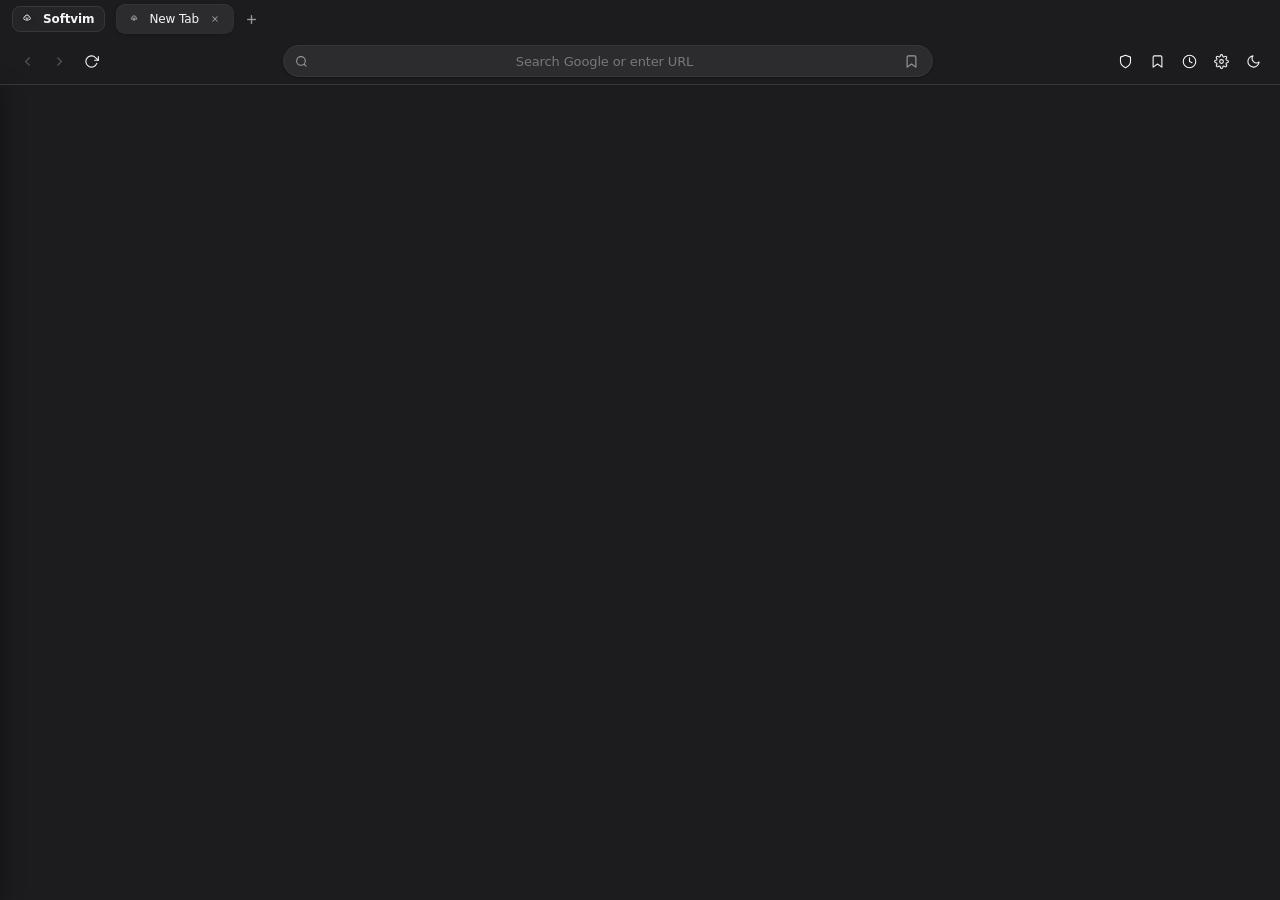
<file: resources/ui/index.html>
<!DOCTYPE html>
<html lang="en" data-theme="dark">
<head>
    <meta charset="UTF-8">
    <meta name="viewport" content="width=device-width, initial-scale=1.0">
    <title>Softvim Browser</title>
    <link rel="stylesheet" href="styles/theme.css">
    <link rel="stylesheet" href="styles/toolbar.css">
    <link rel="stylesheet" href="styles/panels.css">
</head>
<body>
    <header class="browser-chrome">
        <!-- Compact Safari-Inspired Tab Bar with Softvim Branding -->
        <div class="tab-bar">
            <div class="brand-badge" id="btn-brand" title="Softvim Browser (Click for New Tab)">
                <img src="icons/logo_transparent.png" class="brand-logo" alt="Softvim" />
                <span class="brand-text">Softvim</span>
            </div>
            <div class="tab active" data-tab-id="1">
                <img class="tab-favicon" src="icons/logo_transparent.png" alt="" />
                <span class="tab-title">New Tab</span>
                <span class="tab-close" title="Close Tab (Ctrl+W)">
                    <svg viewBox="0 0 24 24" width="10" height="10" stroke="currentColor" stroke-width="2.5" fill="none">
                        <line x1="18" y1="6" x2="6" y2="18"></line>
                        <line x1="6" y1="6" x2="18" y2="18"></line>
                    </svg>
                </span>
            </div>
            <div class="new-tab-btn" title="New Tab (Ctrl+T)">
                <svg viewBox="0 0 24 24" width="15" height="15" stroke="currentColor" stroke-width="2.2" fill="none">
                    <line x1="12" y1="5" x2="12" y2="19"></line>
                    <line x1="5" y1="12" x2="19" y2="12"></line>
                </svg>
            </div>
        </div>

        <!-- Navigation & Safari Centered Address Bar -->
        <div class="nav-bar">
            <!-- Navigation buttons -->
            <div class="nav-group">
                <button class="action-btn" id="btn-back" title="Back (Alt+Left)" disabled>
                    <svg viewBox="0 0 24 24">
                        <polyline points="15 18 9 12 15 6"></polyline>
                    </svg>
                </button>
                <button class="action-btn" id="btn-forward" title="Forward (Alt+Right)" disabled>
                    <svg viewBox="0 0 24 24">
                        <polyline points="9 18 15 12 9 6"></polyline>
                    </svg>
                </button>
                <button class="action-btn" id="btn-reload" title="Reload (Ctrl+R / F5)">
                    <svg viewBox="0 0 24 24">
                        <polyline points="23 4 23 10 17 10"></polyline>
                        <path d="M20.49 15a9 9 0 1 1-2.12-9.36L23 10"></path>
                    </svg>
                </button>
            </div>

            <!-- Centered Rounded Address Field with Google Search -->
            <div class="address-bar-container">
                <div class="address-bar" id="address-bar-box">
                    <span class="address-icon" id="search-engine-icon" title="Google Search">
                        <svg viewBox="0 0 24 24" width="13" height="13" stroke="currentColor" stroke-width="2" fill="none">
                            <circle cx="11" cy="11" r="8"></circle>
                            <line x1="21" y1="21" x2="16.65" y2="16.65"></line>
                        </svg>
                    </span>
                    <input type="text" class="address-input" id="address-input" placeholder="Search Google or enter URL" spellcheck="false" autocomplete="off" />
                    <!-- Bookmark Page Action -->
                    <button class="action-btn" id="btn-add-bookmark" title="Bookmark This Page (Ctrl+D)">
                        <svg viewBox="0 0 24 24" width="13" height="13">
                            <path d="M19 21l-7-5-7 5V5a2 2 0 0 1 2-2h10a2 2 0 0 1 2 2z"></path>
                        </svg>
                    </button>
                </div>
            </div>

            <!-- Secondary Controls -->
            <div class="nav-group">
                <button class="action-btn" id="btn-private" title="New Private Tab (Ctrl+Shift+P)">
                    <svg viewBox="0 0 24 24">
                        <path d="M12 22s8-4 8-10V5l-8-3-8 3v7c0 6 8 10 8 10z"></path>
                    </svg>
                </button>
                <button class="action-btn" id="btn-bookmarks" title="Bookmarks (Ctrl+B)">
                    <svg viewBox="0 0 24 24">
                        <path d="M19 21l-7-5-7 5V5a2 2 0 0 1 2-2h10a2 2 0 0 1 2 2z"></path>
                    </svg>
                </button>
                <button class="action-btn" id="btn-history" title="History (Ctrl+H)">
                    <svg viewBox="0 0 24 24">
                        <circle cx="12" cy="12" r="10"></circle>
                        <polyline points="12 6 12 12 16 14"></polyline>
                    </svg>
                </button>
                <button class="action-btn" id="btn-settings" title="Settings (Search Engine & Appearance)">
                    <svg viewBox="0 0 24 24">
                        <circle cx="12" cy="12" r="3"></circle>
                        <path d="M19.4 15a1.65 1.65 0 0 0 .33 1.82l.06.06a2 2 0 0 1 0 2.83 2 2 0 0 1-2.83 0l-.06-.06a1.65 1.65 0 0 0-1.82-.33 1.65 1.65 0 0 0-1 1.51V21a2 2 0 0 1-2 2 2 2 0 0 1-2-2v-.09A1.65 1.65 0 0 0 9 19.4a1.65 1.65 0 0 0-1.82.33l-.06.06a2 2 0 0 1-2.83 0 2 2 0 0 1 0-2.83l.06-.06a1.65 1.65 0 0 0 .33-1.82 1.65 1.65 0 0 0-1.51-1H3a2 2 0 0 1-2-2 2 2 0 0 1 2-2h.09A1.65 1.65 0 0 0 4.6 9a1.65 1.65 0 0 0-.33-1.82l-.06-.06a2 2 0 0 1 0-2.83 2 2 0 0 1 2.83 0l.06.06a1.65 1.65 0 0 0 1.82.33H9a1.65 1.65 0 0 0 1-1.51V3a2 2 0 0 1 2-2 2 2 0 0 1 2 2v.09a1.65 1.65 0 0 0 1 1.51 1.65 1.65 0 0 0 1.82-.33l.06-.06a2 2 0 0 1 2.83 0 2 2 0 0 1 0 2.83l-.06.06a1.65 1.65 0 0 0-.33 1.82V9a1.65 1.65 0 0 0 1.51 1H21a2 2 0 0 1 2 2 2 2 0 0 1-2 2h-.09a1.65 1.65 0 0 0-1.51 1z"></path>
                    </svg>
                </button>
                <button class="action-btn" id="btn-theme" title="Toggle Appearance">
                    <svg viewBox="0 0 24 24">
                        <path d="M21 12.79A9 9 0 1 1 11.21 3 7 7 0 0 0 21 12.79z"></path>
                    </svg>
                </button>
            </div>
        </div>
    </header>

    <!-- Slide-out Sidebar Panel (Bookmarks, History, Downloads, Settings) -->
    <aside class="sidebar-overlay" id="sidebar-panel">
        <div class="sidebar-header">
            <span class="sidebar-title" id="sidebar-title">Settings</span>
            <button class="sidebar-close" id="sidebar-close" title="Close Panel (Esc)">
                <svg viewBox="0 0 24 24" width="16" height="16" stroke="currentColor" stroke-width="2" fill="none">
                    <line x1="18" y1="6" x2="6" y2="18"></line>
                    <line x1="6" y1="6" x2="18" y2="18"></line>
                </svg>
            </button>
        </div>
        <div class="sidebar-content" id="sidebar-content">
            <!-- Dynamically populated via app.js -->
        </div>
    </aside>

    <script src="scripts/app.js"></script>
</body>
</html>
</file>
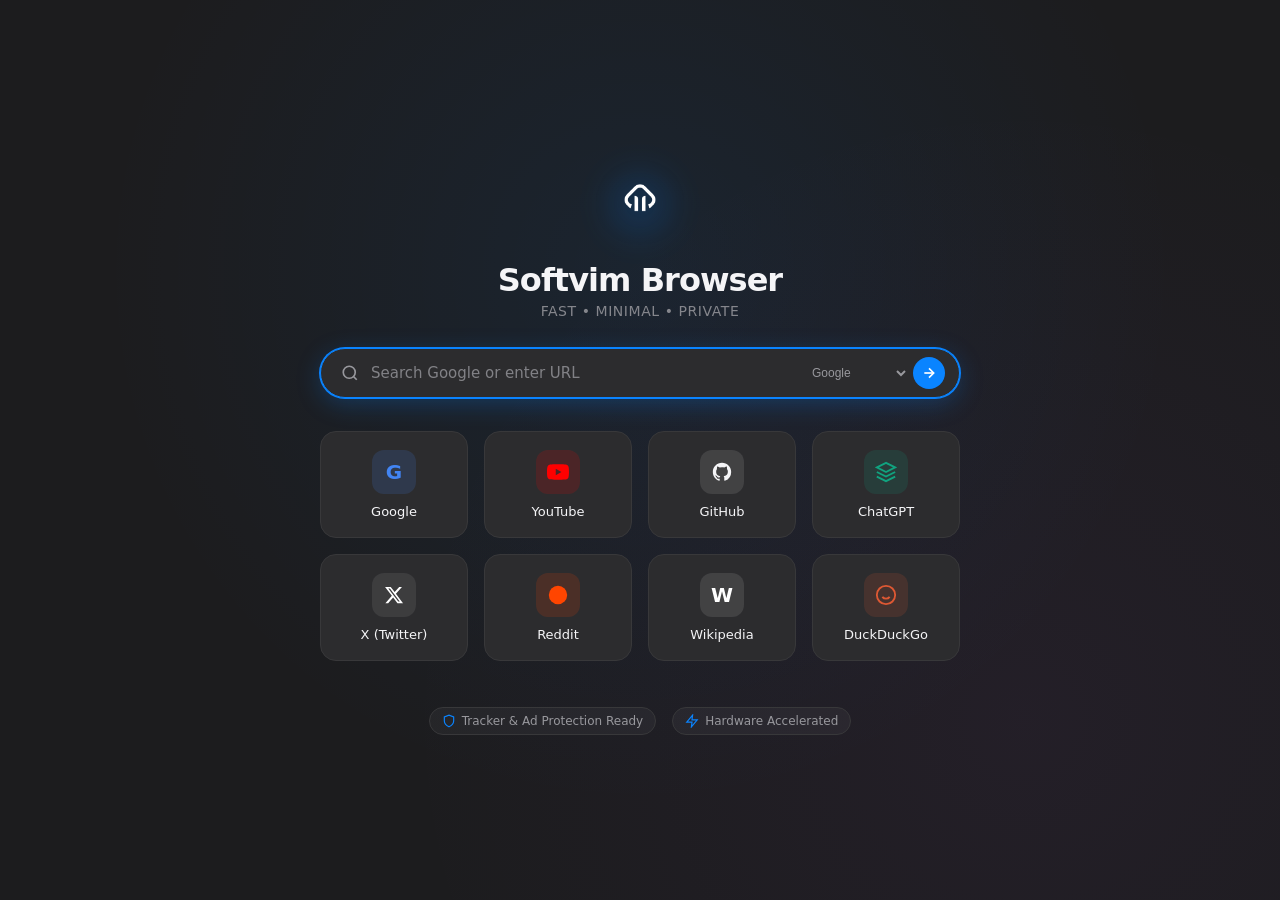
<file: resources/ui/newtab.html>
<!DOCTYPE html>
<html lang="en" data-theme="dark">
<head>
    <meta charset="UTF-8">
    <meta name="viewport" content="width=device-width, initial-scale=1.0">
    <title>New Tab — Softvim Browser</title>
    <link rel="stylesheet" href="styles/theme.css">
    <style>
        * {
            margin: 0;
            padding: 0;
            box-sizing: border-box;
        }

        body {
            background-color: var(--bg);
            color: var(--text-primary);
            font-family: var(--font-family);
            min-height: 100vh;
            display: flex;
            flex-direction: column;
            align-items: center;
            justify-content: center;
            padding: 2rem;
            position: relative;
            overflow-x: hidden;
            background-image: 
                radial-gradient(circle at 50% 30%, rgba(10, 132, 255, 0.08) 0%, transparent 60%),
                radial-gradient(circle at 80% 80%, rgba(175, 82, 222, 0.05) 0%, transparent 50%);
        }

        .container {
            width: 100%;
            max-width: 780px;
            display: flex;
            flex-direction: column;
            align-items: center;
            text-align: center;
            animation: fadeIn 350ms cubic-bezier(0.16, 1, 0.3, 1);
        }

        @keyframes fadeIn {
            from {
                opacity: 0;
                transform: translateY(12px) scale(0.98);
            }
            to {
                opacity: 1;
                transform: translateY(0) scale(1);
            }
        }

        /* Branding Hero */
        .brand-hero {
            display: flex;
            flex-direction: column;
            align-items: center;
            margin-bottom: 2.25rem;
        }

        .hero-logo-wrapper {
            position: relative;
            margin-bottom: 1.25rem;
        }

        .hero-logo-glow {
            position: absolute;
            inset: -8px;
            background: radial-gradient(circle, rgba(10, 132, 255, 0.35) 0%, transparent 70%);
            border-radius: 50%;
            filter: blur(14px);
            opacity: 0.7;
            pointer-events: none;
        }

        .hero-logo {
            width: 76px;
            height: 76px;
            object-fit: contain;
            position: relative;
            filter: drop-shadow(0 4px 16px rgba(0, 0, 0, 0.4));
            transition: transform 300ms ease;
        }

        .hero-logo:hover {
            transform: scale(1.05);
        }

        .brand-title {
            font-size: 32px;
            font-weight: 700;
            letter-spacing: -0.03em;
            color: var(--text-primary);
            margin-bottom: 0.35rem;
        }

        .brand-subtitle {
            font-size: 14px;
            color: var(--text-secondary);
            letter-spacing: 0.04em;
            text-transform: uppercase;
            font-weight: 500;
            opacity: 0.85;
        }

        /* Search Omnibox */
        .search-box-wrapper {
            width: 100%;
            max-width: 640px;
            position: relative;
            margin-bottom: 2.5rem;
        }

        .search-form {
            display: flex;
            align-items: center;
            background: var(--surface);
            border: 1px solid var(--border);
            border-radius: 28px;
            padding: 8px 14px 8px 20px;
            box-shadow: 0 4px 20px rgba(0, 0, 0, 0.25), 0 0 0 1px rgba(255, 255, 255, 0.05);
            transition: all 200ms ease;
        }

        .search-form:focus-within {
            border-color: var(--accent);
            box-shadow: 0 6px 24px rgba(10, 132, 255, 0.25), 0 0 0 1px var(--accent);
            transform: translateY(-1px);
        }

        .search-icon {
            width: 18px;
            height: 18px;
            stroke: var(--text-secondary);
            margin-right: 12px;
            flex-shrink: 0;
        }

        .search-input {
            flex: 1;
            background: transparent;
            border: none;
            outline: none;
            color: var(--text-primary);
            font-size: 15px;
            font-family: inherit;
        }

        .search-input::placeholder {
            color: var(--text-secondary);
            opacity: 0.8;
        }

        .engine-select {
            background: transparent;
            border: none;
            color: var(--text-secondary);
            font-size: 12px;
            font-weight: 500;
            padding: 6px 10px;
            border-radius: 14px;
            outline: none;
            cursor: pointer;
            margin-right: 4px;
            transition: background 120ms ease, color 120ms ease;
        }

        .engine-select:hover {
            background: var(--hover);
            color: var(--text-primary);
        }

        .search-submit-btn {
            background: var(--accent);
            border: none;
            width: 32px;
            height: 32px;
            border-radius: 50%;
            display: flex;
            align-items: center;
            justify-content: center;
            color: #FFFFFF;
            cursor: pointer;
            transition: transform 120ms ease, background 120ms ease;
            flex-shrink: 0;
        }

        .search-submit-btn:hover {
            background: var(--accent-hover);
            transform: scale(1.05);
        }

        /* Speed Dial Grid */
        .shortcuts-grid {
            display: grid;
            grid-template-columns: repeat(4, 1fr);
            gap: 16px;
            width: 100%;
            max-width: 640px;
            margin-bottom: 2.5rem;
        }

        @media (max-width: 580px) {
            .shortcuts-grid {
                grid-template-columns: repeat(2, 1fr);
            }
        }

        .shortcut-card {
            display: flex;
            flex-direction: column;
            align-items: center;
            justify-content: center;
            padding: 18px 12px;
            background: var(--surface);
            border: 1px solid var(--border);
            border-radius: 16px;
            text-decoration: none;
            color: var(--text-primary);
            transition: transform 150ms ease, background 150ms ease, box-shadow 150ms ease, border-color 150ms ease;
            cursor: pointer;
            position: relative;
            overflow: hidden;
        }

        .shortcut-card:hover {
            transform: translateY(-3px);
            background: var(--hover);
            border-color: rgba(255, 255, 255, 0.15);
            box-shadow: 0 8px 24px rgba(0, 0, 0, 0.3);
        }

        .shortcut-icon-box {
            width: 44px;
            height: 44px;
            border-radius: 12px;
            display: flex;
            align-items: center;
            justify-content: center;
            margin-bottom: 10px;
            font-size: 20px;
            font-weight: 600;
        }

        .shortcut-title {
            font-size: 13px;
            font-weight: 500;
            color: var(--text-primary);
        }

        /* Footer badges */
        .footer-bar {
            display: flex;
            align-items: center;
            gap: 16px;
            margin-top: 1rem;
            color: var(--text-secondary);
            font-size: 12px;
        }

        .footer-badge {
            display: flex;
            align-items: center;
            gap: 6px;
            padding: 6px 12px;
            background: rgba(255, 255, 255, 0.04);
            border: 1px solid var(--border);
            border-radius: 20px;
        }

        .footer-badge svg {
            width: 14px;
            height: 14px;
            color: var(--accent);
        }
    </style>
</head>
<body>
    <div class="container">
        <!-- Softvim Hero Branding -->
        <div class="brand-hero">
            <div class="hero-logo-wrapper">
                <div class="hero-logo-glow"></div>
                <img src="icons/logo_transparent.png" class="hero-logo" alt="Softvim Logo" />
            </div>
            <h1 class="brand-title">Softvim Browser</h1>
            <p class="brand-subtitle">Fast • Minimal • Private</p>
        </div>

        <!-- Search Bar -->
        <div class="search-box-wrapper">
            <form class="search-form" id="search-form">
                <svg class="search-icon" viewBox="0 0 24 24" fill="none" stroke="currentColor" stroke-width="2.2">
                    <circle cx="11" cy="11" r="8"></circle>
                    <line x1="21" y1="21" x2="16.65" y2="16.65"></line>
                </svg>
                <input 
                    type="text" 
                    class="search-input" 
                    id="search-input" 
                    placeholder="Search Google or enter URL" 
                    autocomplete="off" 
                    spellcheck="false" 
                    autofocus 
                />
                <select class="engine-select" id="engine-select" title="Choose Search Engine">
                    <option value="google" selected>Google</option>
                    <option value="duckduckgo">DuckDuckGo</option>
                    <option value="bing">Bing</option>
                </select>
                <button type="submit" class="search-submit-btn" title="Search or Go">
                    <svg viewBox="0 0 24 24" width="16" height="16" fill="none" stroke="currentColor" stroke-width="2.5">
                        <line x1="5" y1="12" x2="19" y2="12"></line>
                        <polyline points="12 5 19 12 12 19"></polyline>
                    </svg>
                </button>
            </form>
        </div>

        <!-- Speed Dial Shortcuts -->
        <div class="shortcuts-grid">
            <a class="shortcut-card" href="https://www.google.com">
                <div class="shortcut-icon-box" style="background: rgba(66, 133, 244, 0.15); color: #4285F4;">
                    G
                </div>
                <span class="shortcut-title">Google</span>
            </a>

            <a class="shortcut-card" href="https://www.youtube.com">
                <div class="shortcut-icon-box" style="background: rgba(255, 0, 0, 0.15); color: #FF0000;">
                    <svg viewBox="0 0 24 24" width="22" height="22" fill="currentColor">
                        <path d="M23.498 6.186a3.016 3.016 0 0 0-2.122-2.136C19.505 3.545 12 3.545 12 3.545s-7.505 0-9.377.505A3.017 3.017 0 0 0 .502 6.186C0 8.07 0 12 0 12s0 3.93.502 5.814a3.016 3.016 0 0 0 2.122 2.136c1.871.505 9.376.505 9.376.505s7.505 0 9.377-.505a3.015 3.015 0 0 0 2.122-2.136C24 15.93 24 12 24 12s0-3.93-.502-5.814zM9.545 15.568V8.432L15.818 12l-6.273 3.568z"/>
                    </svg>
                </div>
                <span class="shortcut-title">YouTube</span>
            </a>

            <a class="shortcut-card" href="https://github.com">
                <div class="shortcut-icon-box" style="background: rgba(255, 255, 255, 0.1); color: #F5F5F7;">
                    <svg viewBox="0 0 24 24" width="22" height="22" fill="currentColor">
                        <path fill-rule="evenodd" clip-rule="evenodd" d="M12 2C6.477 2 2 6.484 2 12.017c0 4.425 2.865 8.18 6.839 9.504.5.092.682-.217.682-.483 0-.237-.008-.868-.013-1.703-2.782.605-3.369-1.343-3.369-1.343-.454-1.158-1.11-1.466-1.11-1.466-.908-.62.069-.608.069-.608 1.003.07 1.53 1.032 1.53 1.032.892 1.53 2.341 1.088 2.91.832.092-.647.35-1.088.636-1.338-2.22-.253-4.555-1.113-4.555-4.951 0-1.093.39-1.988 1.029-2.688-.103-.253-.446-1.272.098-2.65 0 0 .84-.27 2.75 1.026A9.564 9.564 0 0112 6.844c.85.004 1.705.115 2.504.337 1.909-1.296 2.747-1.027 2.747-1.027.546 1.379.202 2.398.1 2.651.64.7 1.028 1.595 1.028 2.688 0 3.848-2.339 4.695-4.566 4.943.359.309.678.92.678 1.855 0 1.338-.012 2.419-.012 2.747 0 .268.18.58.688.482A10.019 10.019 0 0022 12.017C22 6.484 17.522 2 12 2z"/>
                    </svg>
                </div>
                <span class="shortcut-title">GitHub</span>
            </a>

            <a class="shortcut-card" href="https://chatgpt.com">
                <div class="shortcut-icon-box" style="background: rgba(16, 163, 127, 0.15); color: #10A37F;">
                    <svg viewBox="0 0 24 24" width="22" height="22" fill="none" stroke="currentColor" stroke-width="2">
                        <polygon points="12 2 2 7 12 12 22 7 12 2"></polygon>
                        <polyline points="2 17 12 22 22 17"></polyline>
                        <polyline points="2 12 12 17 22 12"></polyline>
                    </svg>
                </div>
                <span class="shortcut-title">ChatGPT</span>
            </a>

            <a class="shortcut-card" href="https://x.com">
                <div class="shortcut-icon-box" style="background: rgba(255, 255, 255, 0.08); color: #FFFFFF;">
                    <svg viewBox="0 0 24 24" width="20" height="20" fill="currentColor">
                        <path d="M18.244 2.25h3.308l-7.227 8.26 8.502 11.24H16.17l-5.214-6.817L4.99 21.75H1.68l7.73-8.835L1.254 2.25H8.08l4.713 6.231zm-1.161 17.52h1.833L7.084 4.126H5.117z"/>
                    </svg>
                </div>
                <span class="shortcut-title">X (Twitter)</span>
            </a>

            <a class="shortcut-card" href="https://www.reddit.com">
                <div class="shortcut-icon-box" style="background: rgba(255, 69, 0, 0.15); color: #FF4500;">
                    <svg viewBox="0 0 24 24" width="22" height="22" fill="currentColor">
                        <circle cx="12" cy="12" r="10"/>
                    </svg>
                </div>
                <span class="shortcut-title">Reddit</span>
            </a>

            <a class="shortcut-card" href="https://www.wikipedia.org">
                <div class="shortcut-icon-box" style="background: rgba(255, 255, 255, 0.1); color: #FFFFFF;">
                    W
                </div>
                <span class="shortcut-title">Wikipedia</span>
            </a>

            <a class="shortcut-card" href="https://duckduckgo.com">
                <div class="shortcut-icon-box" style="background: rgba(222, 88, 51, 0.15); color: #DE5833;">
                    <svg viewBox="0 0 24 24" width="22" height="22" fill="none" stroke="currentColor" stroke-width="2">
                        <circle cx="12" cy="12" r="10"></circle>
                        <path d="M8 14s1.5 2 4 2 4-2 4-2"></path>
                        <line x1="9" y1="9" x2="9.01" y2="9"></line>
                        <line x1="15" y1="9" x2="15.01" y2="9"></line>
                    </svg>
                </div>
                <span class="shortcut-title">DuckDuckGo</span>
            </a>
        </div>

        <!-- Footer Info -->
        <div class="footer-bar">
            <div class="footer-badge">
                <svg viewBox="0 0 24 24" fill="none" stroke="currentColor" stroke-width="2">
                    <path d="M12 22s8-4 8-10V5l-8-3-8 3v7c0 6 8 10 8 10z"></path>
                </svg>
                <span>Tracker & Ad Protection Ready</span>
            </div>
            <div class="footer-badge">
                <svg viewBox="0 0 24 24" fill="none" stroke="currentColor" stroke-width="2">
                    <polygon points="13 2 3 14 12 14 11 22 21 10 12 10 13 2"></polygon>
                </svg>
                <span>Hardware Accelerated</span>
            </div>
        </div>
    </div>

    <script>
        const searchEngines = {
            google: 'https://www.google.com/search?q=',
            duckduckgo: 'https://duckduckgo.com/?q=',
            bing: 'https://www.bing.com/search?q='
        };

        function isLikelyUrl(text) {
            if (!text) return false;
            if (/^[a-zA-Z][a-zA-Z0-9+.-]*:\/\//i.test(text)) return true;
            if (/^localhost(:\d+)?(\/.*)?$/i.test(text)) return true;
            if (/^127\.0\.0\.1(:\d+)?(\/.*)?$/.test(text)) return true;
            if (!text.includes(' ') && text.includes('.')) {
                return /^[a-zA-Z0-9-]+(\.[a-zA-Z0-9-]+)+(:[0-9]+)?(\/.*|\?.*)?$/.test(text);
            }
            return false;
        }

        function handleNavigate(text) {
            const query = text.trim();
            if (!query) return;

            if (isLikelyUrl(query)) {
                if (!/^[a-zA-Z][a-zA-Z0-9+.-]*:\/\//i.test(query)) {
                    window.location.href = 'https://' + query;
                } else {
                    window.location.href = query;
                }
            } else {
                const engineKey = document.getElementById('engine-select').value || 'google';
                const baseUrl = searchEngines[engineKey] || searchEngines.google;
                window.location.href = baseUrl + encodeURIComponent(query);
            }
        }

        document.getElementById('search-form').addEventListener('submit', (e) => {
            e.preventDefault();
            const input = document.getElementById('search-input');
            handleNavigate(input.value);
        });
    </script>
</body>
</html>
</file>
<file: resources/ui/styles/theme.css>
/* Softvim Browser — Design System
 * Core CSS custom properties defining the color system,
 * typography, and spacing for the entire browser UI.
 *
 * Light/dark mode is controlled by the data-theme attribute on <html>.
 */

/* ──────────────────────────────────────────── */
/* Color System                                 */
/* ──────────────────────────────────────────── */

:root {
    /* Light mode (default) */
    --bg: #F5F5F7;
    --surface: #FFFFFF;
    --text-primary: #1D1D1F;
    --text-secondary: #86868B;
    --border: #E5E5EA;
    --accent: #007AFF;
    --accent-hover: #0066D6;
    --hover: rgba(0, 0, 0, 0.04);
    --active: rgba(0, 0, 0, 0.08);
    --shadow: rgba(0, 0, 0, 0.06);
    --danger: #FF3B30;
    --success: #34C759;
    --warning: #FF9500;
}

[data-theme="dark"] {
    --bg: #1C1C1E;
    --surface: #2C2C2E;
    --text-primary: #F5F5F7;
    --text-secondary: #98989D;
    --border: #38383A;
    --accent: #0A84FF;
    --accent-hover: #409CFF;
    --hover: rgba(255, 255, 255, 0.06);
    --active: rgba(255, 255, 255, 0.1);
    --shadow: rgba(0, 0, 0, 0.3);
    --danger: #FF453A;
    --success: #30D158;
    --warning: #FF9F0A;
}

/* ──────────────────────────────────────────── */
/* Typography                                   */
/* ──────────────────────────────────────────── */

:root {
    --font-family: 'Segoe UI', system-ui, -apple-system, 'Helvetica Neue', sans-serif;
    --font-mono: 'Cascadia Code', 'Consolas', 'SF Mono', monospace;

    --font-size-xs: 11px;
    --font-size-sm: 12px;
    --font-size-base: 13px;
    --font-size-md: 14px;
    --font-size-lg: 16px;
    --font-size-xl: 20px;
    --font-size-2xl: 24px;

    --font-weight-normal: 400;
    --font-weight-medium: 500;
    --font-weight-semibold: 600;
}

/* ──────────────────────────────────────────── */
/* Spacing                                      */
/* ──────────────────────────────────────────── */

:root {
    --space-1: 4px;
    --space-2: 8px;
    --space-3: 12px;
    --space-4: 16px;
    --space-5: 20px;
    --space-6: 24px;
    --space-8: 32px;
}

/* ──────────────────────────────────────────── */
/* Radii                                        */
/* ──────────────────────────────────────────── */

:root {
    --radius-sm: 4px;
    --radius-md: 8px;
    --radius-lg: 10px;
    --radius-xl: 12px;
    --radius-full: 9999px;
}

/* ──────────────────────────────────────────── */
/* Transitions                                  */
/* ──────────────────────────────────────────── */

:root {
    --transition-fast: 120ms ease;
    --transition-normal: 200ms ease;
    --transition-slow: 300ms ease;
}

/* ──────────────────────────────────────────── */
/* Global Reset                                 */
/* ──────────────────────────────────────────── */

*, *::before, *::after {
    margin: 0;
    padding: 0;
    box-sizing: border-box;
}

html {
    font-family: var(--font-family);
    font-size: var(--font-size-base);
    color: var(--text-primary);
    -webkit-font-smoothing: antialiased;
    -moz-osx-font-smoothing: grayscale;
}

body {
    background: var(--bg);
    overflow: hidden;
}

/* Scrollbar styling (Chromium) */
::-webkit-scrollbar {
    width: 8px;
    height: 8px;
}

::-webkit-scrollbar-track {
    background: transparent;
}

::-webkit-scrollbar-thumb {
    background: var(--text-secondary);
    border-radius: var(--radius-full);
    opacity: 0.3;
}

::-webkit-scrollbar-thumb:hover {
    opacity: 0.5;
}

/* Focus styles */
:focus-visible {
    outline: 2px solid var(--accent);
    outline-offset: 2px;
    border-radius: var(--radius-sm);
}

/* Selection color */
::selection {
    background: var(--accent);
    color: white;
}
</file>
<file: resources/ui/styles/toolbar.css>
/* Softvim Browser — Apple Safari Inspired Toolbar & Chrome Styling */

:root {
    --toolbar-height: 46px;
    --tabbar-height: 38px;
}

body {
    background-color: var(--bg);
    color: var(--text-primary);
    user-select: none;
    display: flex;
    flex-direction: column;
    height: 100vh;
    margin: 0;
    overflow: hidden;
    font-family: var(--font-family);
    -webkit-font-smoothing: antialiased;
}

/* Chrome container holding tabs and navigation bar */
.browser-chrome {
    display: flex;
    flex-direction: column;
    background: var(--bg);
    border-bottom: 1px solid var(--border);
    backdrop-filter: blur(25px);
    -webkit-backdrop-filter: blur(25px);
    z-index: 100;
}

/* ──────────────────────────────────────────── */
/* Tab Bar                                      */
/* ──────────────────────────────────────────── */

.tab-bar {
    height: var(--tabbar-height);
    display: flex;
    align-items: center;
    padding: 0 var(--space-3);
    gap: 6px;
    background: transparent;
    overflow-x: auto;
}

.tab-bar::-webkit-scrollbar {
    display: none;
}

/* Softvim Brand Badge */
.brand-badge {
    display: inline-flex;
    align-items: center;
    gap: 7px;
    padding: 3px 10px 3px 5px;
    margin-right: 6px;
    border-radius: var(--radius-md);
    cursor: pointer;
    background: rgba(255, 255, 255, 0.04);
    border: 1px solid var(--border);
    transition: background 150ms ease, transform 120ms ease, border-color 150ms ease;
    flex-shrink: 0;
    user-select: none;
}

.brand-badge:hover {
    background: var(--hover);
    border-color: rgba(255, 255, 255, 0.15);
}

.brand-badge:active {
    transform: scale(0.96);
}

.brand-logo {
    width: 18px;
    height: 18px;
    object-fit: contain;
    filter: drop-shadow(0 1px 3px rgba(0, 0, 0, 0.4));
}

.brand-text {
    font-size: 12px;
    font-weight: 600;
    letter-spacing: -0.01em;
    color: var(--text-primary);
}

.tab {
    display: flex;
    align-items: center;
    height: 28px;
    max-width: 200px;
    min-width: 110px;
    padding: 0 10px;
    border-radius: var(--radius-md);
    background: transparent;
    color: var(--text-secondary);
    font-size: var(--font-size-sm);
    font-weight: 500;
    cursor: pointer;
    transition: background 150ms ease, color 150ms ease, box-shadow 150ms ease;
    position: relative;
    gap: 8px;
}

.tab:hover {
    background: var(--hover);
    color: var(--text-primary);
}

.tab.active {
    background: var(--surface);
    color: var(--text-primary);
    box-shadow: 0 1px 4px var(--shadow), 0 0 0 1px var(--border);
}

.tab.private-tab {
    border-left: 2px solid #AF52DE;
}

.tab-favicon {
    width: 14px;
    height: 14px;
    flex-shrink: 0;
    border-radius: 3px;
    opacity: 0.85;
}

.tab-title {
    flex: 1;
    white-space: nowrap;
    overflow: hidden;
    text-overflow: ellipsis;
    letter-spacing: -0.01em;
}

.tab-close {
    width: 16px;
    height: 16px;
    display: flex;
    align-items: center;
    justify-content: center;
    border-radius: var(--radius-sm);
    opacity: 0;
    transition: opacity 120ms ease, background 120ms ease;
    flex-shrink: 0;
}

.tab:hover .tab-close,
.tab.active .tab-close {
    opacity: 0.55;
}

.tab-close:hover {
    opacity: 1 !important;
    background: var(--hover);
    color: var(--text-primary);
}

.new-tab-btn {
    width: 26px;
    height: 26px;
    border-radius: var(--radius-md);
    display: flex;
    align-items: center;
    justify-content: center;
    cursor: pointer;
    color: var(--text-secondary);
    transition: background 150ms ease, color 150ms ease;
    flex-shrink: 0;
}

.new-tab-btn:hover {
    background: var(--hover);
    color: var(--text-primary);
}

/* ──────────────────────────────────────────── */
/* Navigation Toolbar                           */
/* ──────────────────────────────────────────── */

.nav-bar {
    height: var(--toolbar-height);
    display: flex;
    align-items: center;
    padding: 0 var(--space-3);
    gap: var(--space-2);
}

.nav-group {
    display: flex;
    align-items: center;
    gap: 2px;
}

.action-btn {
    width: 30px;
    height: 30px;
    border-radius: var(--radius-md);
    display: flex;
    align-items: center;
    justify-content: center;
    background: transparent;
    border: none;
    color: var(--text-primary);
    cursor: pointer;
    transition: background 120ms ease, opacity 120ms ease, transform 80ms ease;
}

.action-btn:hover:not(:disabled) {
    background: var(--hover);
}

.action-btn:active:not(:disabled) {
    background: var(--active);
    transform: scale(0.96);
}

.action-btn:disabled {
    opacity: 0.25;
    cursor: default;
}

.action-btn svg {
    width: 15px;
    height: 15px;
    stroke: currentColor;
    stroke-width: 1.75;
    fill: none;
    stroke-linecap: round;
    stroke-linejoin: round;
}

/* ──────────────────────────────────────────── */
/* Safari Centered Address Bar                  */
/* ──────────────────────────────────────────── */

.address-bar-container {
    flex: 1;
    display: flex;
    justify-content: center;
    max-width: 650px;
    margin: 0 auto;
}

.address-bar {
    width: 100%;
    height: 32px;
    background: var(--surface);
    border: 1px solid var(--border);
    border-radius: 16px;
    display: flex;
    align-items: center;
    padding: 0 10px;
    gap: 8px;
    box-shadow: 0 1px 2px var(--shadow);
    transition: border-color 150ms ease, box-shadow 150ms ease, width 200ms ease;
}

.address-bar:focus-within {
    border-color: var(--accent);
    box-shadow: 0 0 0 2.5px rgba(0, 122, 255, 0.18);
}

.address-icon {
    width: 15px;
    height: 15px;
    color: var(--text-secondary);
    display: flex;
    align-items: center;
    justify-content: center;
    flex-shrink: 0;
}

.address-input {
    flex: 1;
    border: none;
    background: transparent;
    font-family: var(--font-family);
    font-size: var(--font-size-base);
    color: var(--text-primary);
    outline: none;
    text-align: center;
    letter-spacing: -0.01em;
}

.address-bar:focus-within .address-input {
    text-align: left;
}

.address-input::placeholder {
    color: var(--text-secondary);
    opacity: 0.7;
}

#btn-add-bookmark {
    width: 22px;
    height: 22px;
    opacity: 0.55;
    padding: 0;
}

#btn-add-bookmark:hover {
    opacity: 1;
    color: var(--accent);
}
</file>
<file: resources/ui/styles/panels.css>
/* Softvim Browser — Safari-style Slide-out Sidebar & Settings Panels */

.sidebar-overlay {
    position: fixed;
    top: calc(var(--tabbar-height) + var(--toolbar-height) + 1px);
    bottom: 0;
    left: 0;
    width: 320px;
    background: var(--surface);
    border-right: 1px solid var(--border);
    box-shadow: 4px 0 20px var(--shadow);
    transform: translateX(-100%);
    transition: transform var(--transition-normal);
    z-index: 200;
    display: flex;
    flex-direction: column;
}

.sidebar-overlay.open {
    transform: translateX(0);
}

.sidebar-header {
    height: 44px;
    display: flex;
    align-items: center;
    justify-content: space-between;
    padding: 0 var(--space-4);
    border-bottom: 1px solid var(--border);
}

.sidebar-title {
    font-size: var(--font-size-md);
    font-weight: var(--font-weight-semibold);
    color: var(--text-primary);
    letter-spacing: -0.01em;
}

.sidebar-close {
    background: transparent;
    border: none;
    cursor: pointer;
    color: var(--text-secondary);
    display: flex;
    align-items: center;
    justify-content: center;
    padding: var(--space-1);
    border-radius: var(--radius-sm);
    transition: background 120ms ease, color 120ms ease;
}

.sidebar-close:hover {
    color: var(--text-primary);
    background: var(--hover);
}

.sidebar-content {
    flex: 1;
    overflow-y: auto;
    padding: var(--space-3);
    display: flex;
    flex-direction: column;
    gap: var(--space-2);
}

/* Panel Items: Bookmarks, History, Downloads */
.panel-item {
    display: flex;
    align-items: center;
    justify-content: space-between;
    padding: 8px 12px;
    border-radius: var(--radius-md);
    cursor: pointer;
    transition: background 120ms ease;
}

.panel-item:hover {
    background: var(--hover);
}

.panel-item-left {
    display: flex;
    flex-direction: column;
    gap: 3px;
    overflow: hidden;
    flex: 1;
}

.panel-item-title {
    font-size: var(--font-size-base);
    color: var(--text-primary);
    white-space: nowrap;
    overflow: hidden;
    text-overflow: ellipsis;
    font-weight: 500;
}

.panel-item-subtitle {
    font-size: var(--font-size-xs);
    color: var(--text-secondary);
    white-space: nowrap;
    overflow: hidden;
    text-overflow: ellipsis;
}

.panel-item-delete {
    opacity: 0;
    background: transparent;
    border: none;
    color: var(--text-secondary);
    cursor: pointer;
    padding: 4px;
    border-radius: var(--radius-sm);
    transition: opacity 120ms ease, color 120ms ease;
}

.panel-item:hover .panel-item-delete {
    opacity: 0.6;
}

.panel-item-delete:hover {
    opacity: 1 !important;
    color: var(--danger);
}

/* ──────────────────────────────────────────── */
/* Settings Panel Styling                       */
/* ──────────────────────────────────────────── */

.settings-section {
    display: flex;
    flex-direction: column;
    gap: var(--space-2);
    margin-bottom: var(--space-4);
}

.settings-section-title {
    font-size: var(--font-size-xs);
    font-weight: var(--font-weight-semibold);
    text-transform: uppercase;
    letter-spacing: 0.05em;
    color: var(--text-secondary);
    padding: 0 var(--space-2);
}

.settings-card {
    background: var(--bg);
    border: 1px solid var(--border);
    border-radius: var(--radius-lg);
    overflow: hidden;
    display: flex;
    flex-direction: column;
}

.settings-option {
    display: flex;
    align-items: center;
    justify-content: space-between;
    padding: 10px 14px;
    cursor: pointer;
    transition: background 120ms ease;
    border-bottom: 1px solid var(--border);
}

.settings-option:last-child {
    border-bottom: none;
}

.settings-option:hover {
    background: var(--hover);
}

.settings-option-label {
    display: flex;
    flex-direction: column;
    gap: 2px;
}

.settings-option-name {
    font-size: var(--font-size-base);
    color: var(--text-primary);
    font-weight: 500;
}

.settings-option-desc {
    font-size: var(--font-size-xs);
    color: var(--text-secondary);
}

.settings-radio {
    width: 16px;
    height: 16px;
    accent-color: var(--accent);
    cursor: pointer;
}
</file>
